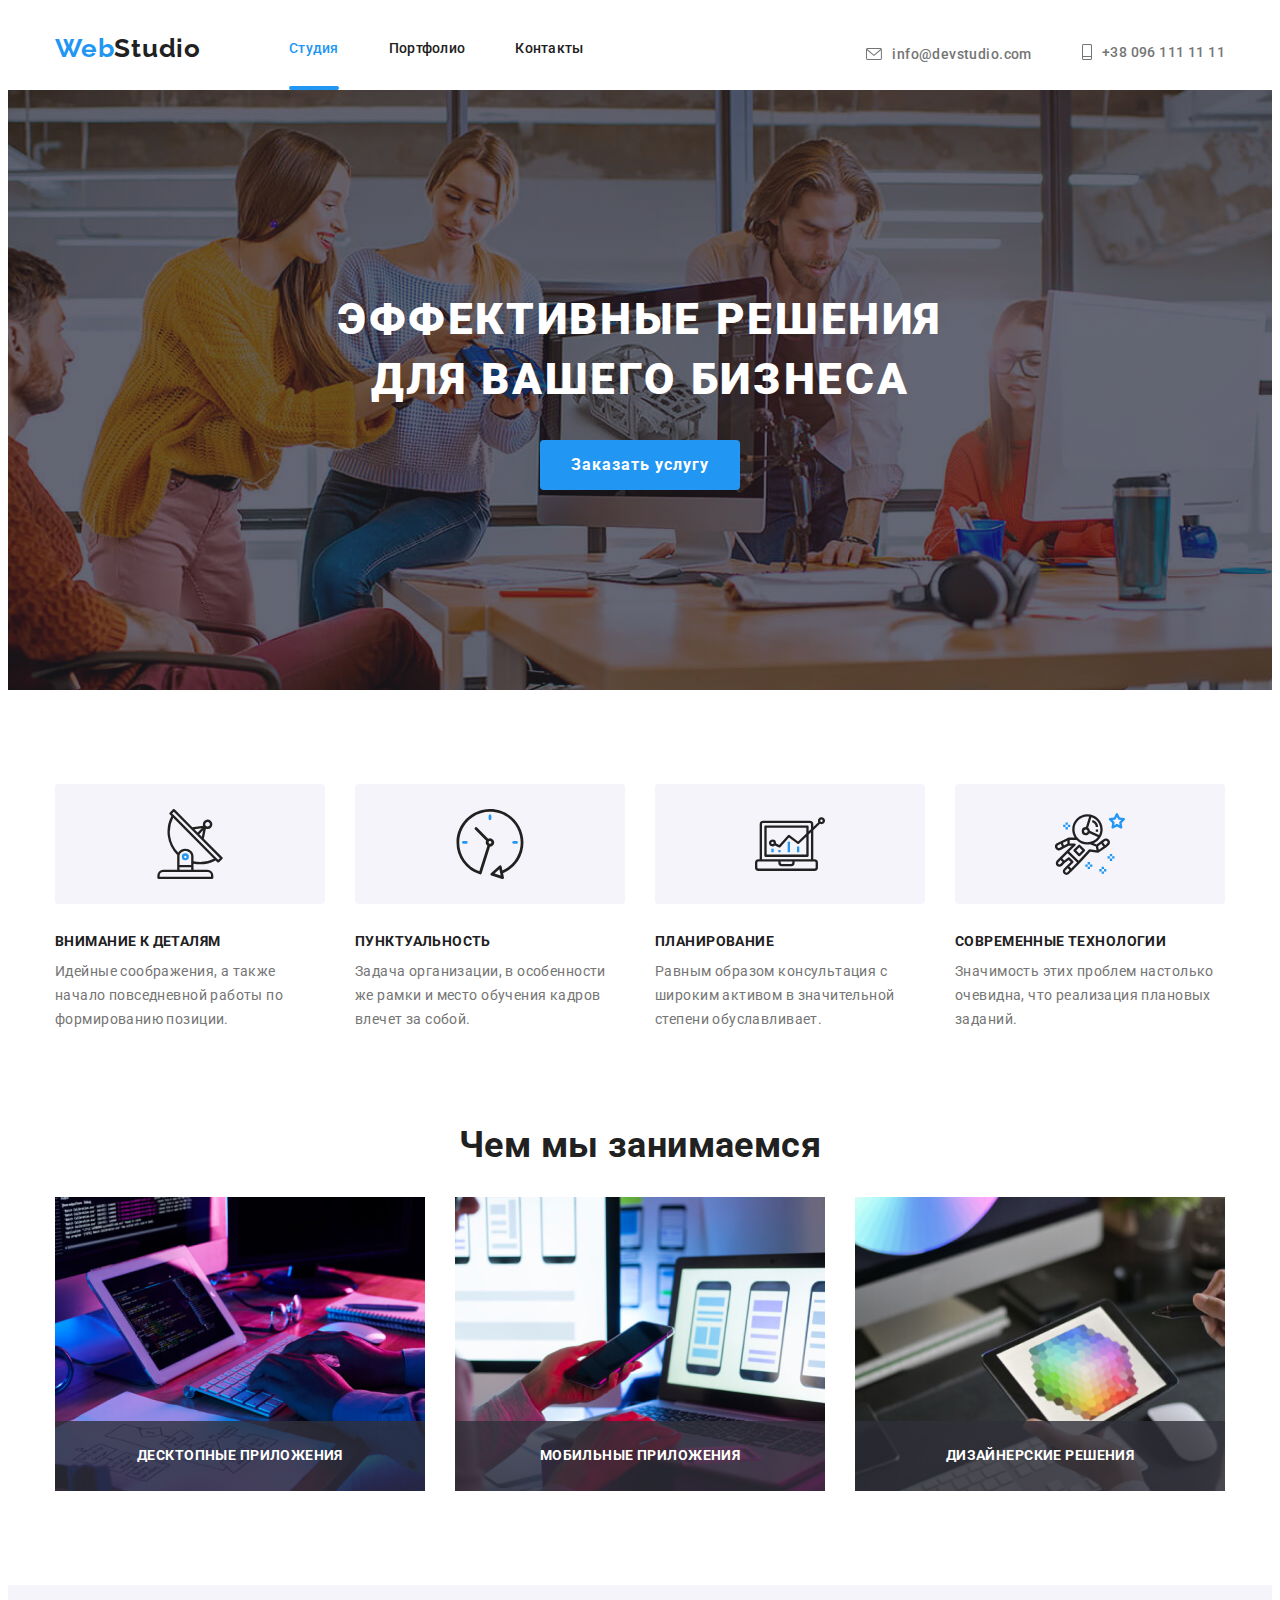
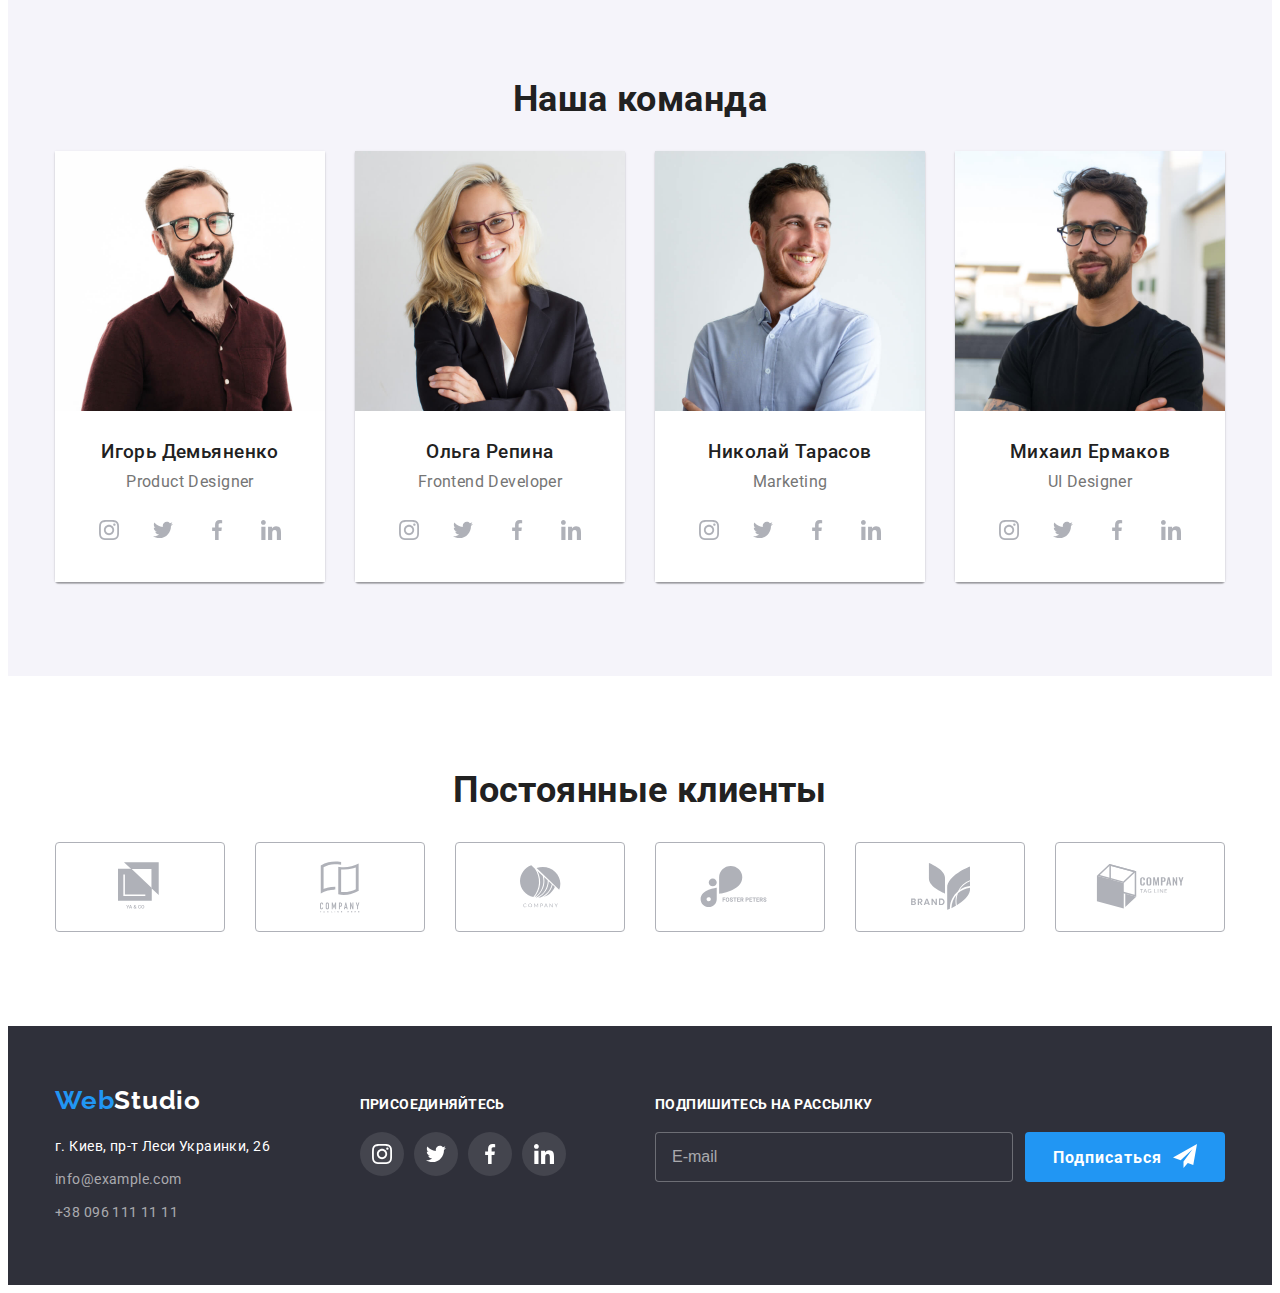
<file: index.html>
<!DOCTYPE html>
<html lang="ru">
  <head>
    <meta charset="UTF-8" />
    <meta name="viewport" content="width=device-width, initial-scale=1.0" />
    <title>Студия</title>
    <link
      href="https://fonts.googleapis.com/css2?family=Roboto:wght@400;500;700;900&display=swap"
      rel="stylesheet"
    />
    <link
      rel="stylesheet"
      href="https://cdnjs.cloudflare.com/ajax/libs/modern-normalize/1.0.0/modern-normalize.min.css"
      integrity="sha512-ISS7cAi1PEhQ8jnbJpJZMd29NlhNj4AWYyLOSp2CE/CsHxTCu+r+t0D2yoJudVrd0/8fTVPUVDzY5Tvli75u/g=="
      crossorigin="anonymous"
    />
    <link rel="stylesheet" href="./css/main.min.css" />
  </head>
  <body>
    <header>
      <div class="container header-container">
        <nav class="main-nav">
          <a href="./index.html" class="logo-header link">
            <span class="logo-text-web">Web</span>Studio</a
          >
          <button
            type="button"
            class="menu-button"
            aria-expanded="false"
            aria-controls="menu-container"
            data-menu-button
          >
            <svg
              width="40"
              height="40"
              aria-label="Переключатель мобильного меню"
            >
              <use
                class="icon-close"
                xlink:href="./images/spriteopt.svg#icon-close40px"
              ></use>
              <use
                class="icon-menu"
                xlink:href="./images/spriteopt.svg#icon-menu40px"
              ></use>
            </svg>
          </button>
          <ul class="list nav-box">
            <li class="item">
              <a href="./index.html" class="link nav-link current"> Студия </a>
            </li>
            <li class="item">
              <a href="./portfolio.html" class="link nav-link"> Портфолио</a>
            </li>
            <li class="item">
              <a href="#footer" class="link nav-link"> Контакты</a>
            </li>
          </ul>
        </nav>
        <ul class="list contacts-box">
          <li class="item">
            <a href="mailto:info@devstudio.com" class="link contacts-link">
              <svg class="contacts-icon email">
                <use
                  xlink:href="./images/spriteopt.svg#icon-envelope"
                ></use></svg
              >info@devstudio.com
            </a>
          </li>
          <li class="item">
            <a href="tel:380961111111" class="link contacts-link">
              <svg class="contacts-icon tel">
                <use xlink:href="./images/spriteopt.svg#icon-Vectorphone"></use>
              </svg>
              +38 096 111 11 11</a
            >
          </li>
        </ul>
      </div>
    </header>
    <div class="mobile-container" data-menu>
      <ul class="list mobile-menu">
        <li class="item">
          <a href="./index.html" class="link mobile-link current"> Студия </a>
        </li>
        <li class="item">
          <a href="./portfolio.html" class="link mobile-link"> Портфолио</a>
        </li>
        <li class="item">
          <a href="#footer" class="link mobile-link"> Контакты</a>
        </li>
      </ul>
      <ul class="list mobile-contact">
        <li class="item">
          <a href="mailto:info@devstudio.com" class="link mobile-link contact">
            <svg class="contacts-icon email">
              <use xlink:href="./images/spriteopt.svg#icon-envelope"></use></svg
            >info@devstudio.com
          </a>
        </li>
        <li class="item">
          <a href="tel:380961111111" class="link mobile-link contact">
            <svg class="contacts-icon tel">
              <use xlink:href="./images/spriteopt.svg#icon-Vectorphone"></use>
            </svg>
            +38 096 111 11 11</a
          >
        </li>
      </ul>
    </div>

    <main>
      <!-- section hero -->
      <section class="hero-section">
        <div class="hero-container">
          <h1 class="hero-title">Эффективные решения для вашего бизнеса</h1>
          <button type="button" class="hero-button" data-modal-open>
            Заказать услугу
          </button>
        </div>
      </section>
      <!-- section about us -->

      <section class="about-us-container">
        <div class="container">
          <h2 hidden>особенности нашей работы</h2>
          <ul class="list about-us">
            <li class="about-us-item icon-space">
              <h3 class="title about-us-title">Внимание к деталям</h3>
              <p class="about-us-info">
                Идейные соображения, а также начало повседневной работы по
                формированию позиции.
              </p>
            </li>
            <li class="about-us-item icon-clock">
              <h3 class="title about-us-title">Пунктуальность</h3>
              <p class="about-us-info">
                Задача организации, в особенности же рамки и место обучения
                кадров влечет за собой.
              </p>
            </li>
            <li class="about-us-item icon-diagram">
              <h3 class="title about-us-title">Планирование</h3>
              <p class="about-us-info">
                Равным образом консультация с широким активом в значительной
                степени обуславливает.
              </p>
            </li>
            <li class="about-us-item icon-astronaut">
              <h3 class="title about-us-title">Современные технологии</h3>
              <p class="about-us-info">
                Значимость этих проблем настолько очевидна, что реализация
                плановых заданий.
              </p>
            </li>
          </ul>
        </div>
      </section>

      <!-- section what we do -->

      <section class="what-we-do-section">
        <div class="container">
          <h2 class="title-middle">Чем мы занимаемся</h2>
          <ul class="list what-we-do">
            <li class="item">
              <a href="">
                <img
                  srcset="
                    ./images/desktop/img.jpg           1x,
                    ./images/desktop/img1pic2x-min.jpg 2x
                  "
                  src="./images/desktop/img.jpg"
                  alt="1"
                  height="294"
              /></a>
              <p class="title what-we-do-title">Десктопные приложения</p>
            </li>
            <li class="item">
              <a href="">
                <img
                  srcset="
                    ./images/desktop/img2.jpg          1x,
                    ./images/desktop/img2pic2x-min.jpg 2x
                  "
                  src="./images/desktop/img2.jpg"
                  alt="2"
                  height="294"
              /></a>
              <p class="title what-we-do-title">Мобильные приложения</p>
            </li>
            <li class="item">
              <a href="">
                <img
                  srcset="
                    ./images/desktop/img3.jpg          1x,
                    ./images/desktop/img3pic2x-min.jpg 2x
                  "
                  src="./images/desktop/img3.jpg"
                  alt="3"
                  height="294"
              /></a>
              <p class="title what-we-do-title">Дизайнерские решения</p>
            </li>
          </ul>
        </div>
      </section>

      <!-- section our team -->
      <section class="our-team-section">
        <div class="container">
          <h2 class="title-middle">Наша команда</h2>
          <ul class="list team">
            <li class="team-card">
              <picture>
                <source
                  srcset="
                    ./images/desktop/imgpm.jpg       1x,
                    ./images/desktop/imgpm2x-min.jpg 2x
                  "
                  media="(min-width: 1200px)"
                />
                <source
                  srcset="
                    ./images/tablet/imgpd1x-min.jpg 1x,
                    ./images/tablet/imgpd2x-min.jpg 2x
                  "
                  media="(min-width: 768px)"
                />
                <source
                  srcset="
                    ./images/mobile/imgpm1x-min.jpg 1x,
                    ./images/mobile/imgpm2x.jpg     2x
                  "
                  media="(min-width: 480px)"
                />
                <img
                  src="./images/desktop/imgpm.jpg"
                  alt="фото-игоря"
                  height="260"
                />
              </picture>

              <div class="card-info">
                <h3 class="title name">Игорь Демьяненко</h3>
                <p lang="en" class="position">Product Designer</p>

                <ul class="list social-box">
                  <li class="social-list">
                    <a href="" class="socialmedia">
                      <svg class="socialmedia-icon">
                        <use
                          xlink:href="./images/spriteopt.svg#icon-instagram-2"
                        ></use></svg
                    ></a>
                  </li>
                  <li class="social-list">
                    <a href="" class="socialmedia">
                      <svg class="socialmedia-icon">
                        <use
                          xlink:href="./images/spriteopt.svg#icon-twitter-1"
                        ></use></svg
                    ></a>
                  </li>
                  <li class="social-list">
                    <a href="" class="socialmedia">
                      <svg class="socialmedia-icon">
                        <use
                          xlink:href="./images/spriteopt.svg#icon-facebook-1"
                        ></use></svg
                    ></a>
                  </li>
                  <li class="social-list">
                    <a href="" class="socialmedia">
                      <svg class="socialmedia-icon">
                        <use
                          xlink:href="./images/spriteopt.svg#icon-linkedin-1"
                        ></use></svg
                    ></a>
                  </li>
                </ul>
              </div>
             </li>
           <li class="team-card">
              <picture>
                <source
                  srcset="
                    ./images/desktop/imgfd.jpg       1x,
                    ./images/desktop/imgfd2x-min.jpg 2x
                  "
                  media="(min-width: 1200px)"
                />
                <source
                  srcset="
                    ./images/tablet/imgfd1x.jpg 1x,
                    ./images/tablet/imgfd2x.jpg 2x
                  "
                  media="(min-width: 768px)"
                />
                <source
                  srcset="
                    ./images/mobile/imgfd1x-min.jpg 1x,
                    ./images/mobile/imgfd2x.jpg     2x
                  "
                  media="(min-width: 480px)"
                />
                <img
                  src="./images/desktop/imgfd.jpg"
                  alt="фото-ольги"
                  height="260"
                />
              </picture>
              <div class="card-info">
                <h3 class="title name">Ольга Репина</h3>
                <p lang="en" class="position">Frontend Developer</p>
                <ul class="list social-box">
                  <li class="social-list">
                    <a href="" class="socialmedia">
                      <svg class="socialmedia-icon">
                        <use
                          xlink:href="./images/spriteopt.svg#icon-instagram-2"
                        ></use></svg
                    ></a>
                  </li>
                  <li class="social-list">
                    <a href="" class="socialmedia">
                      <svg class="socialmedia-icon">
                        <use
                          xlink:href="./images/spriteopt.svg#icon-twitter-1"
                        ></use></svg
                    ></a>
                  </li>
                  <li class="social-list">
                    <a href="" class="socialmedia">
                      <svg class="socialmedia-icon">
                        <use
                          xlink:href="./images/spriteopt.svg#icon-facebook-1"
                        ></use></svg
                    ></a>
                  </li>
                  <li class="social-list">
                    <a href="" class="socialmedia">
                      <svg class="socialmedia-icon">
                        <use
                          xlink:href="./images/spriteopt.svg#icon-linkedin-1"
                        ></use></svg
                    ></a>
                  </li>
                </ul>
              </div>
            </li>
            <li class="team-card">
              <picture>
                <source
                  srcset="
                    ./images/desktop/imgm.jpg        1x,
                    ./images/desktop/imggm2x-min.jpg 2x
                  "
                  media="(min-width: 1200px)"
                />
                <source
                  srcset="
                    ./images/tablet/imgm1x-min.jpg 1x,
                    ./images/tablet/imgm2x-min.jpg 2x
                  "
                  media="(min-width: 768px)"
                />
                <source
                  srcset="
                    ./images/mobile/imggm1x-min.jpg 1x,
                    ./images/mobile/imggm2x.jpg     2x
                  "
                  media="(min-width: 480px)"
                />
                <img
                  src="./images/desktop/imgm.jpg"
                  alt="фото-николая"
                  height="260"
                />
              </picture>

              <div class="card-info">
                <h3 class="title name">Николай Тарасов</h3>
                <p lang="en" class="position">Marketing</p>
                <ul class="list social-box">
                  <li class="social-list">
                    <a href="" class="socialmedia">
                      <svg class="socialmedia-icon">
                        <use
                          xlink:href="./images/spriteopt.svg#icon-instagram-2"
                        ></use></svg
                    ></a>
                  </li>
                  <li class="social-list">
                    <a href="" class="socialmedia">
                      <svg class="socialmedia-icon">
                        <use
                          xlink:href="./images/spriteopt.svg#icon-twitter-1"
                        ></use></svg
                    ></a>
                  </li>
                  <li class="social-list">
                    <a href="" class="socialmedia">
                      <svg class="socialmedia-icon">
                        <use
                          xlink:href="./images/spriteopt.svg#icon-facebook-1"
                        ></use></svg
                    ></a>
                  </li>
                  <li class="social-list">
                    <a href="" class="socialmedia">
                      <svg class="socialmedia-icon">
                        <use
                          xlink:href="./images/spriteopt.svg#icon-linkedin-1"
                        ></use></svg
                    ></a>
                  </li>
                </ul>
              </div>
            </li>
            <li class="team-card">
              <picture>
                <source
                  srcset="
                    ./images/desktop/imgui.jpg       1x,
                    ./images/desktop/imgui2x-min.jpg 2x
                  "
                  media="(min-width: 1200px)"
                />
                <source
                  srcset="
                    ./images/tablet/imgui1x-min.jpg 1x,
                    ./images/tablet/imgui2x-min.jpg 2x
                  "
                  media="(min-width: 768px)"
                />
                <source
                  srcset="
                    ./images/mobile/imgui1x-min.jpg 1x,
                    ./images/mobile/imgui2x.jpg     2x
                  "
                  media="(min-width: 480px)"
                />
                <img
                  src="./images/desktop/imgui.jpg"
                  alt="фото-михаила"
                  height="260"
                />
              </picture>

              <div class="card-info">
                <h3 class="title name">Михаил Ермаков</h3>
                <p lang="en" class="position">UI Designer</p>
                <ul class="list social-box">
                  <li class="social-list">
                    <a href="" class="socialmedia">
                      <svg class="socialmedia-icon">
                        <use
                          xlink:href="./images/spriteopt.svg#icon-instagram-2"
                        ></use></svg
                    ></a>
                  </li>
                  <li class="social-list">
                    <a href="" class="socialmedia">
                      <svg class="socialmedia-icon">
                        <use
                          xlink:href="./images/spriteopt.svg#icon-twitter-1"
                        ></use></svg
                    ></a>
                  </li>
                  <li class="social-list">
                    <a href="" class="socialmedia">
                      <svg class="socialmedia-icon">
                        <use
                          xlink:href="./images/spriteopt.svg#icon-facebook-1"
                        ></use></svg
                    ></a>
                  </li>
                  <li class="social-list">
                    <a href="" class="socialmedia">
                      <svg class="socialmedia-icon">
                        <use
                          xlink:href="./images/spriteopt.svg#icon-linkedin-1"
                        ></use></svg
                    ></a>
                  </li>
                </ul>
              </div>
            </li>
          </ul>
        </div>
      </section>
      <section class="clients-section">
        <div class="container">
          <h3 class="title-middle">Постоянные клиенты</h3>
          <ul class="list clients-box">
            <li class="item">
              <a href="" class="clientlogo"
                ><svg width="45" height="50">
                  <use
                    xlink:href="./images/spriteopt.svg#icon-logo1"
                  ></use></svg
              ></a>
            </li>
            <li class="item">
              <a href="" class="clientlogo"
                ><svg width="40" height="52">
                  <use
                    xlink:href="./images/spriteopt.svg#icon-logo2"
                  ></use></svg
              ></a>
            </li>
            <li class="item">
              <a href="" class="clientlogo"
                ><svg width="41" height="43">
                  <use
                    xlink:href="./images/spriteopt.svg#icon-logo3"
                  ></use></svg
              ></a>
            </li>
            <li class="item">
              <a href="" class="clientlogo"
                ><svg width="80" height="42">
                  <use
                    xlink:href="./images/spriteopt.svg#icon-logo4"
                  ></use></svg
              ></a>
            </li>
            <li class="item">
              <a href="" class="clientlogo"
                ><svg width="59" height="47">
                  <use
                    xlink:href="./images/spriteopt.svg#icon-logo5"
                  ></use></svg
              ></a>
            </li>
            <li class="item">
              <a href="" class="clientlogo"
                ><svg width="89" height="45">
                  <use
                    xlink:href="./images/spriteopt.svg#icon-logo6"
                  ></use></svg
              ></a>
            </li>
          </ul>
        </div>
      </section>
    </main>

    <footer id="footer" class="footer-section">
      <div class="container footer-container">
        <div class="adress">
          <a href="" class="logo-footer link">
            <span class="logo-text-web">Web</span>Studio</a
          >
          <address>
            <ul class="list adress-list">
              <li>
                <a
                  href="https://goo.gl/maps/kVWGbVpcU5Uk7s2LA"
                  class="link adress-map"
                >
                  г. Киев, пр-т Леси Украинки, 26</a
                >
              </li>
              <li>
                <a href="mailto:info@example.com" class="link adress-link"
                  >info@example.com</a
                >
              </li>
              <li>
                <a href="tel:380961111111" class="link adress-link">
                  +38 096 111 11 11</a
                >
              </li>
            </ul>
          </address>
        </div>
        <div class="join-us">
          <h3 class="footer-title">Присоединяйтесь</h3>
          <ul class="list social-box-footer">
            <li class="social-list">
              <a href="" class="socialmedia-foot">
                <svg class="socialmedia-icon">
                  <use
                    xlink:href="./images/spriteopt.svg#icon-instagram-2foot"
                  ></use></svg
              ></a>
            </li>
            <li class="social-list">
              <a href="" class="socialmedia-foot">
                <svg class="socialmedia-icon">
                  <use
                    xlink:href="./images/spriteopt.svg#icon-twitter-1foot"
                  ></use></svg
              ></a>
            </li>
            <li class="social-list">
              <a href="" class="socialmedia-foot">
                <svg class="socialmedia-icon">
                  <use
                    xlink:href="./images/spriteopt.svg#icon-facebook-1foot"
                  ></use></svg
              ></a>
            </li>
            <li class="social-list">
              <a href="" class="socialmedia-foot">
                <svg class="socialmedia-icon">
                  <use
                    xlink:href="./images/spriteopt.svg#icon-linkedin-1foot"
                  ></use></svg
              ></a>
            </li>
          </ul>
        </div>
        <div class="subscribe">
          <h3 class="footer-title">Подпишитесь на рассылку</h3>
          <form class="subscribe-form">
            <input
              type="email"
              placeholder="E-mail"
              name="subscribe-email"
              class="subscribe-input"
            />
            <button type="submit" class="subscribe-btn">
              <svg class="btn-icon">
                <use
                  xlink:href="./images/spriteopt.svg#icon-iconsend"
                ></use></svg
              >Подписаться
            </button>
          </form>
        </div>
      </div>
    </footer>
    <div class="backdrop is-hidden" data-modal>
      <div class="modal">
        <button class="close-modal-btn" data-modal-close>
          <svg class="close-icon">
            <use xlink:href="./images/spriteopt.svg#icon-close-black"></use>
          </svg>
        </button>
        <h3 class="modal-title">Оставьте свои данные, мы вам перезвоним</h3>
        <form autocomplete="off">
          <div role="group" class="modal-form">
            <div class="form-field">
              <label for="name" class="form-label">Имя</label>
              <input
                type="text"
                id="name"
                name="user-name"
                autofocus
                class="form-input"
              />
              <svg class="input-icon">
                <use
                  xlink:href="./images/spriteopt.svg#icon-person-black"
                ></use>
              </svg>
            </div>
            <div class="form-field">
              <label for="tel" class="form-label">Телефон</label>
              <input
                type="text"
                id="tel"
                name="user-phone"
                class="form-input"
              />
              <svg class="input-icon">
                <use xlink:href="./images/spriteopt.svg#icon-phone-black"></use>
              </svg>
            </div>
            <div class="form-field">
              <label for="mail" class="form-label">Почта</label>
              <input
                type="text"
                id="mail"
                name="user-email"
                class="form-input"
              />
              <svg class="input-icon">
                <use xlink:href="./images/spriteopt.svg#icon-email-black"></use>
              </svg>
            </div>
            <div class="form-field">
              <label for="comments" class="form-label">Комментарии</label>
              <textarea
                class="form-input textarea"
                id="comments"
                name="user-comments"
                cols="30"
                rows="5"
                placeholder="Введите текст"
              ></textarea>
            </div>
          </div>
          <div class="check-contract-terms">
            <label class="check-label">
              <input
                type="checkbox"
                class="check-input"
                name="user-agreement"
                required
              />
              <svg class="check-icon">
                <use xlink:href="./images/spriteopt.svg#icon-icon-check"></use>
              </svg>
              <p class="contract-terms">
                Соглашаюсь с рассылкой и принимаю
                <a href="" class="terms-link">Условия договора</a>
              </p>
            </label>
          </div>

          <button type="submit" class="send-btn">Отправить</button>
        </form>
      </div>
    </div>

    <script src="./js/menu.js"></script>
    <script src="./js/modal.js"></script>
  </body>
</html>
</file>
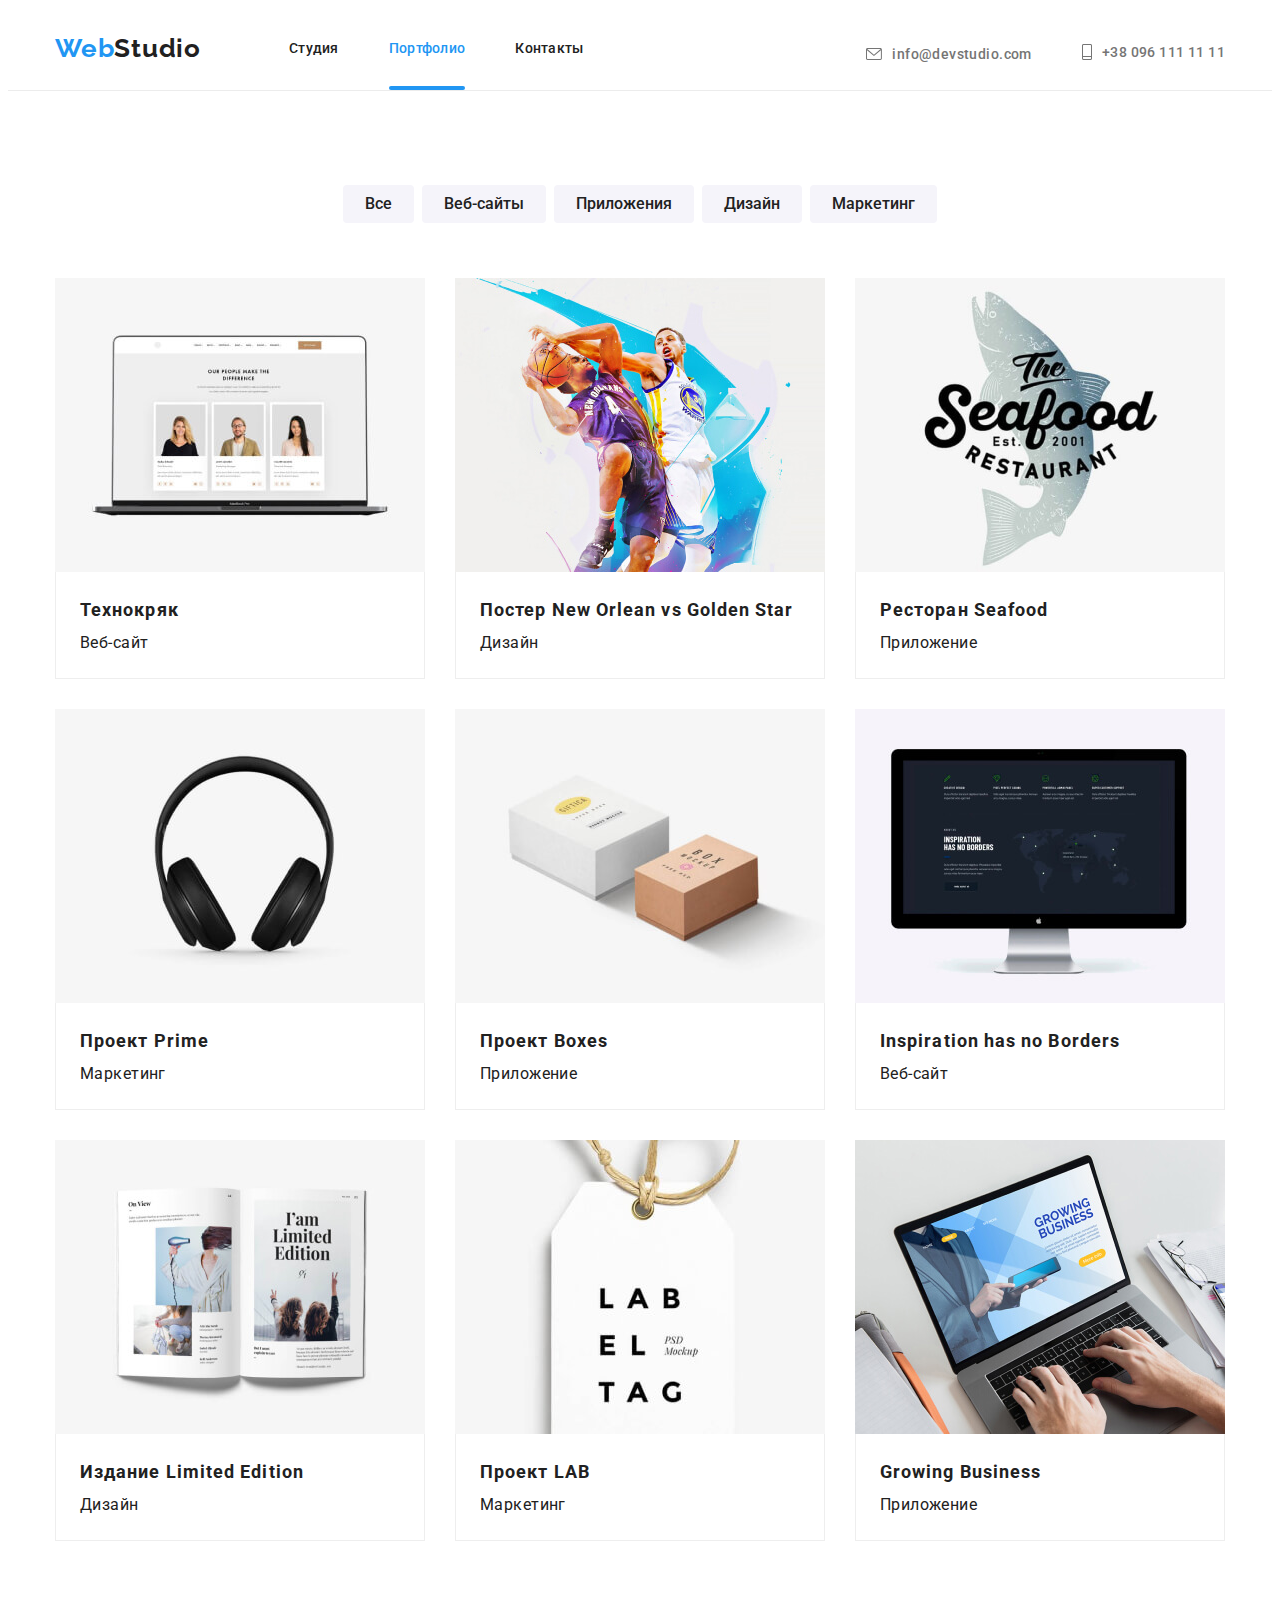
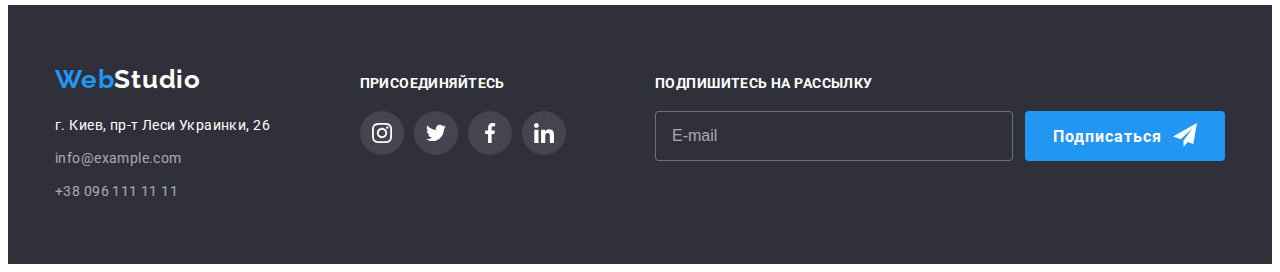
<file: portfolio.html>
<!DOCTYPE html>
<html lang="ru">
<head>
    <meta charset="UTF-8">
    <meta name="viewport" content="width=device-width, initial-scale=1.0">
    <title>Porfolio</title>
    <link href="https://fonts.googleapis.com/css2?family=Roboto:wght@400;500;700&display=swap" rel="stylesheet">
    <link rel="stylesheet" href="https://cdnjs.cloudflare.com/ajax/libs/modern-normalize/1.0.0/modern-normalize.min.css" integrity="sha512-ISS7cAi1PEhQ8jnbJpJZMd29NlhNj4AWYyLOSp2CE/CsHxTCu+r+t0D2yoJudVrd0/8fTVPUVDzY5Tvli75u/g==" crossorigin="anonymous" />
    <link rel="stylesheet" href="./css/main.min.css">
</head>
<body>
    <header class="header-border"> 
        <div class="container header-container">
        <nav class="main-nav"> 
        <a href="./index.html" class="logo-header link"> <span class="logo-text-web">Web</span>Studio</a>
    <button type="button" class="menu-button" aria-expanded="false" aria-controls="menu-container" data-menu-button>
        <svg width="40" height="40" aria-label="Переключатель мобильного меню">
            <use class="icon-close" xlink:href="./images/spriteopt.svg#icon-close40px"></use>
            <use class="icon-menu" xlink:href="./images/spriteopt.svg#icon-menu40px"></use>
        </svg>
    </button>
        <ul class="list nav-box">
        <li class="item"> <a href="./index.html" class="link nav-link"> Студия </a> </li>
        <li class="item"> <a href="./portfolio.html" class="link nav-link current"> Портфолио</a>  </li>
        <li class="item"> <a href="#footer" class="link nav-link"> Контакты</a> </li>
    </ul>
</nav>
    <ul class="list contacts-box"> 
        <li class="item"> <a href="mailto:info@devstudio.com" class="link contacts-link">
                <svg class="contacts-icon email">
                    <use xlink:href="./images/spriteopt.svg#icon-envelope"></use>
                </svg>info@devstudio.com </a>
        </li>
        <li class="item"> <a href="tel:380961111111" class="link contacts-link">
                <svg class="contacts-icon tel">
                    <use xlink:href="./images/spriteopt.svg#icon-Vectorphone"></use>
                </svg> +38 096 111 11 11</a></li>
    </ul>
    </div>
    </header>
    <div class="mobile-container" data-menu>
        <ul class="list mobile-menu">
            <li class="item"> <a href="./index.html" class="link mobile-link"> Студия </a> </li>
            <li class="item"> <a href="./portfolio.html" class="link mobile-link current"> Портфолио</a> </li>
            <li class="item"> <a href="#footer" class="link mobile-link"> Контакты</a> </li>
        </ul>
        <ul class="list mobile-contact">
            <li class="item"> <a href="mailto:info@devstudio.com" class="link mobile-link contact">
                    <svg class="contacts-icon email" >
                        <use xlink:href="./images/spriteopt.svg#icon-envelope"></use>
                    </svg>info@devstudio.com </a>
            </li>
            <li class="item"> <a href="tel:380961111111" class="link mobile-link contact">
                    <svg class="contacts-icon tel">
                        <use xlink:href="./images/spriteopt.svg#icon-Vectorphone"></use>
                    </svg> +38 096 111 11 11</a></li>
        </ul>
    </div>
        <main>
        <!-- section filter -->
<section class="our-projects">
<div class="container">
    <h1 hidden>our services</h1>
    <ul class="list filter-box">
        <li class="item"> <button type="button" class="filter-button"> Все </button> </li>
        <li class="item">  <button type="button" class="filter-button"> Веб-сайты</button></li>
        <li class="item">  <button type="button" class="filter-button"> Приложения</button></li>
        <li class="item"><button type="button" class="filter-button"> Дизайн</button> </li>
        <li class="item"> <button type="button" class="filter-button"> Маркетинг</button> </li>
    </ul>
<!-- section projects preview-->
    <ul class="list project-list">
        <li class="project-card">
            <a href="" class="link project-link">
            <div  class="card-overlay">
                <picture>
                    <source srcset="./images/desktop/imgtehno.jpg 1x, ./images/desktop/imgtehno2x-min.jpg 2x" media="(min-width: 1200px)" />
                    <source srcset="./images/tablet/imgtehno1x-min.jpg 1x, ./images/tablet/imgtehno2x-min.jpg 2x" media="(min-width: 768px)" />
                    <source srcset="./images/mobile/imgtehno1x-min.jpg 1x, ./images/mobile/imgtehno2x.jpg 2x" media="(min-width: 480px)" />
                    <img src="./images/desktop/imgtehno.jpg" alt="Технокряк" height="294">
                </picture>
            <p class="description"> Технокряк это современная площадка распространения коронавируса. Компании используют эту
                платформу для цифрового шпионажа и атак на защищённые сервера конкурентов.</p>
            </div>
            <div class="project-info">
            <h2 class="title project-title">Технокряк</h2>
            <p class="project-topic"> Веб-сайт</p>
        </div>
        </a>
        </li>
        <li class="project-card">
            <a href="" class="link project-link">
                <div class="card-overlay">
                    <picture>
                        <source srcset="./images/desktop/imggoldenstar.jpg 1x, ./images/desktop/imggolden2x-min.jpg 2x"
                            media="(min-width: 1200px)" />
                        <source srcset="./images/tablet/imggolden1x.jpg 1x, ./images/tablet/imggolden2x.jpg 2x"
                            media="(min-width: 768px)" />
                        <source srcset="./images/mobile/imggoldens1x-min.jpg 1x, ./images/mobile/imggoldenstar2x.jpg 2x"
                            media="(min-width: 480px)" />
                        <img src="./images/desktop/imggoldenstar.jpg"  alt= "Постер New Orlean vs Golden Star" height="294"> 
                    </picture>
            
            <p class="description"> Программирование состоит на 10% из строгой науки, на 20% из смекалки и вдохновения, и на 70% из попыток совместить
            первое со вторым.</p>
                </div>
            <div class="project-info">
            <h2 class="title project-title">Постер New Orlean vs Golden Star</h2>
            <p class="project-topic"> Дизайн</p>
        </div>
        </a>
        </li>
        <li class="project-card">
             <a href="" class="link project-link">
                <div class="card-overlay">
                    <picture>
                        <source srcset="./images/desktop/imgseafood.jpg 1x, ./images/desktop/imgseafood2x-min.jpg 2x"
                            media="(min-width: 1200px)" />
                        <source srcset="./images/tablet/imgseafood1x-min.jpg 1x, ./images/tablet/imgseafood2x-min.jpg 2x"
                            media="(min-width: 768px)" />
                        <source srcset="./images/mobile/imgseafood1x-min.jpg 1x, ./images/mobile/imgseafood2x.jpg 2x"
                            media="(min-width: 480px)" />
                        <img src="./images/desktop/imgseafood.jpg" alt="Ресторан Seafood" height="294">
                    </picture>
                
                <p class="description"> Пока компьютеры не умеют мыслить самостоятельно, им можно доверять.</p>
                </div>
             <div class="project-info">
             <h2 class="title project-title">Ресторан Seafood</h2>
            <p class="project-topic"> Приложение</p>
        </div>
        </a>
        </li>
        <li class="project-card">
            <a href="" class="link project-link">
                <div class="card-overlay">
                    <picture>
                        <source srcset="./images/desktop/imgprime.jpg 1x, ./images/desktop/imgprime2x-min.jpg 2x"
                            media="(min-width: 1200px)" />
                        <source srcset="./images/tablet/imgprime1x-min.jpg 1x, ./images/tablet/imgprime2x-min.jpg 2x"
                            media="(min-width: 768px)" />
                        <source srcset="./images/mobile/imgprime1x-min.jpg 1x, ./images/mobile/imgprime2x.jpg 2x"
                            media="(min-width: 480px)" />
                        <img src="./images/desktop/imgprime.jpg" alt="Проект Prime" height="294">
                    </picture>
               
            <p class="description"> Самый страшный вирус современности – не программный код, он сидит за компьютером и называется пользователь.</p>
            </div>
            <div class="project-info">
            <h2 class="title project-title">Проект Prime</h2>
            <p class="project-topic"> Маркетинг</p>
        </div>
        </a>
        </li>
        <li class="project-card">
            <a href=""class="link project-link">
                <div class="card-overlay">
                    <picture>
                        <source srcset="./images/desktop/imgboxes.jpg 1x, ./images/desktop/imgboxes2x-min.jpg 2x"
                            media="(min-width: 1200px)" />
                        <source srcset="./images/tablet/imgboxes1x.jpg 1x, ./images/tablet/imgboxes2x.jpg 2x"
                            media="(min-width: 768px)" />
                        <source srcset="./images/mobile/imgboxes1x-min.jpg 1x, ./images/mobile/imgboxes2x.jpg 2x"
                            media="(min-width: 480px)" />
                        <img src="./images/desktop/imgboxes.jpg" alt="Проект Boxes" height="294">
                    </picture>
                
                <p class="description"> Если в 9-00 вы видите программиста на рабочем месте, значит, он здесь ночевал.</p>
                </div>
            <div class="project-info">
            <h2 class="title project-title">Проект Boxes</h2>
            <p class="project-topic"> Приложение</p>
        </div>
        </a>
        </li>
        <li class="project-card">
            <a href=""class="link project-link">
                <div class="card-overlay">
                    <picture>
                        <source srcset="./images/desktop/imginspiratios.jpg 1x, ./images/desktop/imginsire2x-min.jpg 2x"
                            media="(min-width: 1200px)" />
                        <source srcset="./images/tablet/imginspir1x.jpg 1x, ./images/tablet/imginspir2x.jpg 2x" media="(min-width: 768px)" />
                        <source srcset="./images/mobile/imginspir1x-min.jpg 1x, ./images/mobile/imginspir2x.jpg 2x"
                            media="(min-width: 480px)" />
                        <img src="./images/desktop/imginspiratios.jpg" alt="Inspiration has no Borders" height="294">
                    </picture>
                    
                <p class="description"> Не помещаются мысли в голове? Воспользуйтесь архиватором!</p>
                </div>
            <div class="project-info">
            <h2 class="title project-title">Inspiration has no Borders</h2>
            <p class="project-topic"> Веб-сайт</p>
        </div>
    </a>
        </li>
        <li class="project-card">
             <a href="" class="link project-link">
                <div class="card-overlay">
                    <picture>
                        <source srcset="./images/desktop/imglimedition.jpg 1x, ./images/desktop/imglimit2x-min.jpg 2x"
                            media="(min-width: 1200px)" />
                        <source srcset="./images/tablet/imglimit1x-min.jpg 1x, ./images/tablet/imglimit2x-min.jpg 2x"
                            media="(min-width: 768px)" />
                        <source srcset="./images/mobile/imglimedition1x-min.jpg 1x, ./images/mobile/imglimedition2x.jpg 2x"
                            media="(min-width: 480px)" />
                        <img src="./images/desktop/imglimedition.jpg" alt="Издание Limited Edition" height="294">
                    </picture>
                
                <p class="description"> Существует всего 2 способа писать код без багов. Но работает почему-то третий.</p>
                </div>
             <div class="project-info">
             <h2 class="title project-title">Издание Limited Edition</h2>
            <p class="project-topic"> Дизайн</p>
        </div>
        </a>
        </li>
        <li class="project-card">
            <a href=""class="link project-link">
                <div class="card-overlay">
                    <picture>
                        <source srcset="./images/desktop/imglab.jpg 1x, ./images/desktop/imglab2x-min.jpg 2x"
                            media="(min-width: 1200px)" />
                        <source srcset="./images/tablet/imglab1x.jpg 1x, ./images/tablet/imglab2x.jpg 2x"
                            media="(min-width: 768px)" />
                        <source srcset="./images/mobile/imglab1x-min.jpg 1x, ./images/mobile/imglab2x.jpg 2x"
                            media="(min-width: 480px)" />
                        <img src="./images/desktop/imglab.jpg" alt="Проект LAB" height="294">
                    </picture>
  
            <p class="description"> Если никто не знает ответ на вопрос, пора начать читать документацию.</p>
            </div>
            <div class="project-info">
            <h2 class="title project-title">Проект LAB</h2>
            <p class="project-topic"> Маркетинг</p>
        </div>
        </a>
        </li>
        <li class="project-card">
            <a href=""class="link project-link">
                <div class="card-overlay">
                    <picture>
                        <source srcset="./images/desktop/imggowbuss.jpg 1x, ./images/desktop/imggrowing2x-min.jpg 2x" media="(min-width: 1200px)" />
                        <source srcset="./images/tablet/imggrowbus2x.jpg 1x, ./images/tablet/imggrowbus2x.jpg 2x" media="(min-width: 768px)" />
                        <source srcset="./images/mobile/imgdowbuss1x-min.jpg 1x, ./images/mobile/imgdowbuss2x.jpg 2x" media="(min-width: 480px)" />
                        <img src="./images/desktop/imggowbuss.jpg" alt="Growing Business" height="294">
                    </picture>
    
            <p class="description"> Если когда-нибудь будет создан язык программирования, благодаря которому можно будет кодить на разговорном английском,
            окажется, что большинство программистов не знают языка.</p>
            </div>
             <div class="project-info">
            <h2 class="title project-title">Growing Business</h2>
            <p class="project-topic"> Приложение</p>
            </div>
            </a>
        </li>
       
    </ul>
</div>
</section>
</main>
<footer id="footer" class="footer-section ">
    <div class="container footer-container">
        <div class="adress">
            <a href="" class="logo-footer link"> <span class="logo-text-web">Web</span>Studio</a>
            <address>
                <ul class="list adress-list">
                    <li> <a href="https://goo.gl/maps/kVWGbVpcU5Uk7s2LA" class="link adress-map "> г. Киев, пр-т Леси
                            Украинки, 26</a> </li>
                    <li> <a href="mailto:info@example.com" class="link adress-link">info@example.com</a> </li>
                    <li> <a href="tel:380961111111" class="link adress-link"> +38 096 111 11 11</a></li>
                </ul>
            </address>
        </div>
        <div class="join-us">
            <h3 class="footer-title">Присоединяйтесь</h3>
            <ul class="list social-box-footer">
                <li class="social-list">
                    <a href="" class="socialmedia-foot">
                        <svg class="socialmedia-icon">
                            <use xlink:href="./images/spriteopt.svg#icon-instagram-2foot">
                            </use>
                        </svg></a>
                </li>
                <li class="social-list">
                    <a href="" class="socialmedia-foot">
                        <svg class="socialmedia-icon">
                            <use xlink:href="./images/spriteopt.svg#icon-twitter-1foot">
                            </use>
                        </svg></a>
                </li>
                <li class="social-list">
                    <a href="" class="socialmedia-foot">
                        <svg class="socialmedia-icon">
                            <use xlink:href="./images/spriteopt.svg#icon-facebook-1foot">
                            </use>
                        </svg></a>
                </li>
                <li class="social-list">
                    <a href="" class="socialmedia-foot">
                        <svg class="socialmedia-icon">
                            <use xlink:href="./images/spriteopt.svg#icon-linkedin-1foot">
                            </use>
                        </svg></a>
                </li>
            </ul>
        </div>
        <div class="subscribe">
            <h3 class="footer-title">Подпишитесь на рассылку</h3>
            <form class="subscribe-form">
                <input type="email" placeholder="E-mail" name="subscribe-email" class="subscribe-input">
                <button type="submit" class="subscribe-btn">
                    <svg class="btn-icon">
                        <use xlink:href="./images/spriteopt.svg#icon-iconsend">
                        </use>
                    </svg>Подписаться</button>
            </form>

        </div>
    </div>
</footer>
<script src="./js/menu.js"></script>
</body>
</html>
</file>
<file: css/main.min.css>
@font-face{font-family:"Raleway";font-style:normal;font-weight:400;src:url("../fonts/raleway-v18-latin_cyrillic-regular.eot");src:local(""),url("../fonts/raleway-v18-latin_cyrillic/raleway-v18-latin_cyrillic-regular.eot?#iefix") format("embedded-opentype"),url("../fonts/raleway-v18-latin_cyrillic/raleway-v18-latin_cyrillic-regular.woff2") format("woff2"),url("../fonts/raleway-v18-latin_cyrillic/raleway-v18-latin_cyrillic-regular.woff") format("woff"),Modern Browsers url("../fonts/raleway-v18-latin_cyrillic/raleway-v18-latin_cyrillic-regular.ttf") format("truetype"),url("../fonts/raleway-v18-latin_cyrillic/raleway-v18-latin_cyrillic-regular.svg#Raleway") format("svg")}@font-face{font-family:"Raleway";font-style:normal;font-weight:700;src:url("../fonts/raleway-v18-latin_cyrillic/raleway-v18-latin_cyrillic-700.eot");src:local(""),url("../fonts/raleway-v18-latin_cyrillic/raleway-v18-latin_cyrillic-700.eot?#iefix") format("embedded-opentype"),url("../fonts/raleway-v18-latin_cyrillic/raleway-v18-latin_cyrillic-700.woff2") format("woff2"),url("../fonts/raleway-v18-latin_cyrillic/raleway-v18-latin_cyrillic-700.woff") format("woff"),url("../fonts/raleway-v18-latin_cyrillic/raleway-v18-latin_cyrillic-700.ttf") format("truetype"),url("../fonts/raleway-v18-latin_cyrillic/raleway-v18-latin_cyrillic-700.svg#Raleway") format("svg")}.main-nav .nav-link:hover,.main-nav .nav-link:focus,.contacts-link:hover .contacts-icon,.contacts-link:focus .contacts-icon,.contacts-link:hover,.contacts-link:focus,.menu-button:hover,.menu-button:focus,.mobile-link:hover,.mobile-link:focus,.hero-button:hover,.hero-button:focus,.subscribe-btn:hover,.send-btn:hover,.subscribe-btn:focus,.send-btn:focus,.subscribe-btn:hover .btn-icon,.send-btn:hover .btn-icon,.subscribe-btn:focus .btn-icon,.send-btn:focus .btn-icon,.socialmedia:hover,.socialmedia-foot:hover,.socialmedia:focus,.socialmedia-foot:focus,.clientlogo:hover,.clientlogo:focus,.filter-button:hover,.filter-button:focus,.project-link:hover,.project-link:focus,.project-link:hover .card-overlay .description,.project-link:focus .card-overlay .description,.footer-container .adress-list .adress-link:hover,.footer-container .adress-list .adress-link:focus,.backdrop,.modal,.close-modal-btn:hover .close-icon,.close-modal-btn:focus .close-icon,.check-input:checked+.check-icon,.check-input:checked:focus+.check-icon,.form-input:focus,.form-input:focus+.input-icon{transition-duration:250ms;transition-timing-function:cubic-bezier(0.4, 0, 0.2, 1)}html{box-sizing:border-box}*,*::before,*::after{box-sizing:inherit}h1,h2,h3,p{margin:0}body{font-family:"Roboto", sans-serif;font-size:14px;font-weight:400;color:#212121;line-height:1.14;letter-spacing:0.03em}img{display:block;max-width:100%;height:auto}address{font-style:normal}.link{text-decoration:none}.title{font-weight:700}.title-middle{font-size:36px;font-weight:700;line-height:1.16;text-align:center;padding-bottom:30px}.list{list-style:none;margin:0;padding:0}.container{padding-left:15px;padding-right:15px;margin-left:auto;margin-right:auto;padding-top:60px;padding-bottom:60px}@media screen and (min-width: 480px){.container{width:480px}}@media screen and (min-width: 768px){.container{width:768px}}@media screen and (min-width: 1200px){.container{width:1200px;padding-top:94px;padding-bottom:94px}}.header-border{border-bottom:1px solid #ececec}.header-container{padding-bottom:16px;padding-top:16px}@media screen and (min-width: 768px){.header-container{display:flex;justify-content:space-between;align-items:center;padding-top:0;padding-bottom:0}}@media screen and (min-width: 1200px){.header-container{display:flex;justify-content:flex-end;align-items:center;padding-top:0;padding-bottom:0}}.main-nav{display:flex;align-items:center;justify-content:space-between}@media screen and (min-width: 1200px){.main-nav{display:flex;align-items:center;margin-right:auto;letter-spacing:0.02em}}.main-nav .nav-box{display:none}@media screen and (min-width: 768px){.main-nav .nav-box{display:flex;margin-left:88px}}.main-nav .nav-box .item:not(:last-child){margin-right:50px}.main-nav .nav-box .item{position:relative}.main-nav .nav-link{display:block;padding-top:33px;padding-bottom:33px;color:#212121;font-weight:500}.main-nav .nav-link:hover,.main-nav .nav-link:focus{color:#2196f3;transition-property:color}.main-nav .current{color:#2196f3}.main-nav .current::after{position:absolute;bottom:0;content:"";display:block;width:100%;height:4px;background-color:currentColor;border-radius:2px}.contacts-box{display:none}@media screen and (min-width: 768px){.contacts-box{display:block;align-items:center}.contacts-box .item+.item{margin-top:10px}}@media screen and (min-width: 1200px){.contacts-box{display:flex;align-items:flex-end}.contacts-box .item+.item{margin-left:50px}}.contacts-icon{margin-right:10px;fill:#757575}.contacts-link:hover .contacts-icon,.contacts-link:focus .contacts-icon{fill:#2196f3;transition-property:fill}.contacts-icon.email{width:14px;height:10px}.contacts-icon.tel{width:10px;height:14px}@media screen and (min-width: 1200px){.contacts-icon.email{width:16px;height:12px}.contacts-icon.tel{width:10px;height:16px}}.contacts-link{display:inline-flex;align-items:center;color:#757575;font-weight:500;font-size:12px;line-height:1.16}@media screen and (min-width: 1200px){.contacts-link{font-size:14px}}.contacts-link:hover,.contacts-link:focus{color:#2196f3;transition-property:color}.logo-header,.logo-footer{font-family:"Raleway", sans-serif;font-weight:700;font-size:26px;letter-spacing:0.03em}.logo-header{color:#212121}.logo-footer{color:#fff;display:inline-block;margin-bottom:20px}.logo-text-web{color:#2196f3}.menu-button{display:inline-block;margin:0;border:none;background-color:transparent}.menu-button:hover,.menu-button:focus{fill:#2196f3;transition-property:fill}@media screen and (min-width: 767px){.menu-button{display:none}}.menu-button .icon-close{display:none}.menu-button.is-open .icon-close{display:block}.menu-button.is-open .icon-menu{display:none}.mobile-container{position:absolute;right:0;left:0;width:100%;background-color:#fff;padding-top:60px;padding-bottom:60px;text-align:center;box-shadow:0px 4px 8px rgba(0,0,0,0.04),0px 2px 4px rgba(0,0,0,0.08),0px 1px 3px rgba(0,0,0,0.16);opacity:0;visibility:hidden;overflow:auto;z-index:5}@media screen and (min-width: 768px){.mobile-container{display:none}}.mobile-container.is-open{opacity:1;visibility:visible;overflow:scroll}.mobile-menu .item{position:relative;margin-bottom:40px}.mobile-menu .item :last-child{margin-bottom:0px}.mobile-menu{margin-bottom:60px}.mobile-contact .item:not(:last-child){margin-bottom:16px}.mobile-link{display:inline-flex;color:#212121;font-weight:500;font-size:18px;line-height:1.17;letter-spacing:0.02}.mobile-link:hover,.mobile-link:focus{color:#2196f3;transition-property:color}.mobile-link.contact{display:flex;align-items:center;justify-content:center;color:#757575}.current{position:relative;display:inline-block;color:#2196f3}.current::after{content:"";position:absolute;display:block;width:100%;height:4px;margin-top:8px;background-color:currentColor;border-radius:2px}.hero-section{height:400px;width:100%;padding-top:118px;padding-bottom:118px;margin-left:auto;margin-right:auto;background-color:#2f303a;background-repeat:no-repeat;background-position:center;background-size:cover;background-image:linear-gradient(to right, rgba(47,48,58,0.4), rgba(47,48,58,0.4)),url("../images/mobile/Header1x-min.jpg")}@media screen and (min-device-pixel-ratio: 2), screen and (min-resolution: 192dpi), screen and (min-resolution: 2dppx){.hero-section{background-image:linear-gradient(to right, rgba(47,48,58,0.4), rgba(47,48,58,0.4)),url("../images/mobile/Header2x.jpg")}}@media screen and (min-width: 768px){.hero-section{background-image:linear-gradient(to right, rgba(47,48,58,0.4), rgba(47,48,58,0.4)),url("../images/tablet/Headerhero1x.jpg")}}@media screen and (min-width: 768px) and (min-device-pixel-ratio: 2), screen and (min-width: 768px) and (min-resolution: 192dpi), screen and (min-width: 768px) and (min-resolution: 2dppx){.hero-section{background-image:linear-gradient(to right, rgba(47,48,58,0.4), rgba(47,48,58,0.4)),url("../images/tablet/Headerhero2x.jpg")}}@media screen and (min-width: 1200px){.hero-section{height:600px;max-width:1600px;padding-top:200px;padding-bottom:200px;background-image:linear-gradient(to right, rgba(47,48,58,0.4), rgba(47,48,58,0.4)),url("../images/desktop/imghero.jpg")}}@media screen and (min-width: 1200px) and (min-device-pixel-ratio: 2), screen and (min-width: 1200px) and (min-resolution: 192dpi), screen and (min-width: 1200px) and (min-resolution: 2dppx){.hero-section{background-image:linear-gradient(to right, rgba(47,48,58,0.4), rgba(47,48,58,0.4)),url("../images/desktop/Imghero2x-min.jpg")}}.hero-container{margin-left:auto;margin-right:auto;text-align:center}@media screen and (min-width: 480px){.hero-container{max-width:390px}}@media screen and (min-width: 1200px){.hero-container{max-width:650px}}.hero-container .hero-title{color:#fff;font-size:26px;line-height:1.61;font-weight:900;letter-spacing:0.06em;text-transform:uppercase;margin-bottom:30px}@media screen and (min-width: 1200px){.hero-container .hero-title{font-size:44px;line-height:1.36}}.hero-button,.subscribe-btn,.send-btn{align-items:center;width:200px;height:50px;background-color:#2196f3;color:#fff;font-family:inherit;font-size:16px;font-weight:700;line-height:1.87;letter-spacing:0.06em;padding-top:10px;padding-bottom:10px;border-radius:4px;border-style:none}.hero-button:hover,.hero-button:focus,.subscribe-btn:hover,.send-btn:hover,.subscribe-btn:focus,.send-btn:focus{background-color:#fff;color:#2196f3}.subscribe-btn,.send-btn{position:relative;display:inline-flex;padding-left:28px;margin-left:12px;margin-top:20px}@media screen and (min-width: 1200px){.subscribe-btn,.send-btn{margin-top:0}}.btn-icon{position:absolute;top:0;right:28px;width:24px;height:24px;fill:#fff;transform:translateY(50%)}.subscribe-btn:hover .btn-icon,.send-btn:hover .btn-icon,.subscribe-btn:focus .btn-icon,.send-btn:focus .btn-icon{fill:#2196f3;transition-property:fill}.send-btn{display:block;margin-top:30px;margin-left:0;padding-left:0}@media screen and (min-width: 480px){.send-btn{left:25%}}.about-us{margin-bottom:-30px}@media screen and (min-width: 768px){.about-us{display:flex;flex-wrap:wrap;margin-right:-30px}}@media screen and (min-width: 1200px){.about-us{flex-wrap:nowrap}}.about-us .about-us-title{font-size:14px;text-transform:uppercase;margin-bottom:10px}.about-us .about-us-info{color:#757575;line-height:1.7}.about-us-item::before{content:"";display:block;height:120px;margin-bottom:30px;background-size:auto;background-repeat:no-repeat;background-position:center;background-color:#f5f4fa;border-radius:4px}.icon-space::before{background-image:url(../images/Groupspace.svg)}.icon-clock::before{background-image:url(../images/clock.svg)}.icon-diagram::before{background-image:url(../images/diagram.svg)}.icon-astronaut::before{background-image:url(../images/astronaut.svg)}.about-us-item{margin-bottom:30px}@media screen and (min-width: 480px){.about-us-item{width:450px}}@media screen and (min-width: 768px){.about-us-item{width:calc((100% - 4 * 15px) / 2);margin-right:30px}}@media screen and (min-width: 1200px){.about-us-item{width:calc((100% - 6 * 15px) / 4)}}@media screen and (min-width: 100px) and (max-width: 1199px){.what-we-do-section{display:none}}.what-we-do-section .container{padding-top:0}.what-we-do{display:flex}.what-we-do .item:not(:last-child){margin-right:30px}.what-we-do .item{position:relative}.what-we-do-title{position:absolute;bottom:0;width:100%;padding-top:27px;padding-bottom:27px;text-align:center;text-transform:uppercase;color:#fff;background-color:rgba(47,48,58,0.8)}.our-team-section{background-color:#f5f4fa}.team{margin-bottom:-30px}@media screen and (min-width: 768px){.team{display:flex;flex-wrap:wrap;margin-right:-30px}}@media screen and (min-width: 1200px){.team{flex-wrap:nowrap}}.team-card{margin-bottom:30px;box-shadow:0px 1px 3px rgba(0,0,0,0.12),0px 1px 1px rgba(0,0,0,0.14),0px 2px 1px rgba(0,0,0,0.2);border-radius:0px 0px 4px 4px}@media screen and (min-width: 768px){.team-card{margin-right:30px;width:calc((100% - 4 * 15px) / 2)}}.card-info{background-color:#fff;line-height:1.18;font-size:16px;padding-top:30px;padding-bottom:24px;text-align:center}@media screen and (min-width: 1200px){.card-info{padding-bottom:30px}}.card-info .name{font-weight:500;margin-bottom:10px}.card-info .position{color:#757575}.social-box{display:flex;justify-content:center;padding-left:32px;padding-right:32px;margin-top:16px}.social-list:not(:last-child){margin-right:10px}.socialmedia,.socialmedia-foot{display:inline-flex;width:44px;height:44px;justify-content:center;align-items:center;border-radius:50%;background-size:20px;background-repeat:no-repeat;fill:#afb1b8}.socialmedia:hover,.socialmedia-foot:hover,.socialmedia:focus,.socialmedia-foot:focus{background-color:#2196f3;fill:#fff}.socialmedia-icon{width:20px;height:20px}.social-box-footer{display:flex;justify-content:center}.socialmedia-foot{background-color:rgba(255,255,255,0.1)}.clients-box{display:flex;flex-wrap:wrap;margin-bottom:-30px}@media screen and (min-width: 480px){.clients-box{margin-right:-30px}}@media screen and (min-width: 1200px){.clients-box{flex-wrap:nowrap}}.clients-box .item{width:100%;margin-bottom:30px}@media screen and (min-width: 480px){.clients-box .item{width:calc((100% - 4 * 15px) / 2);margin-right:30px}}@media screen and (min-width: 768px){.clients-box .item{width:calc((100% - 6 * 15px) / 3);margin-right:30px}}.clientlogo{display:inline-flex;width:100%;height:90px;justify-content:center;align-items:center;background-repeat:no-repeat;fill:#afb1b8;border:1px solid #afb1b8;border-radius:4px}@media screen and (min-width: 480px){.clientlogo{max-width:210px}}@media screen and (min-width: 768px){.clientlogo{max-width:226px}}.clientlogo:hover,.clientlogo:focus{fill:#2196f3;border:1px solid #2196f3}.filter-box{display:flex;flex-wrap:wrap;margin-bottom:40px}.filter-box .item:not(:last-child){margin-right:8px}.filter-box .item:not(:nth-last-child(-n+2)){margin-bottom:15px}@media screen and (min-width: 768px){.filter-box{justify-content:center}}@media screen and (min-width: 1200px){.filter-box{justify-content:center}}.filter-button{font-family:inherit;font-size:16px;font-weight:500;background-color:#f5f4fa;color:#212121;line-height:1.62;padding:6px 22px;border-radius:4px;outline:none;border:none}.filter-button:hover,.filter-button:focus{background-color:#2196f3;color:#fff;box-shadow:0px 3px 1px rgba(0,0,0,0.1),0px 1px 2px rgba(0,0,0,0.08),0px 2px 2px rgba(0,0,0,0.12)}.project-list{display:flex;flex-wrap:wrap}@media screen and (min-width: 768px){.project-list{margin-right:-30px}}.project-card{margin-bottom:30px}@media screen and (min-width: 768px){.project-card{width:calc((100% - 4 * 15px) / 2);margin-right:30px}}@media screen and (min-width: 1200px){.project-card{width:calc((100% - 6 * 15px) / 3)}}@media screen and (min-width: 1200px){.project-card:nth-child(3n){margin-right:-30px}.project-card:nth-last-child(-n+3){margin-bottom:-30px}}.project-link{display:inline-block}.project-link:hover,.project-link:focus{box-shadow:0px 1px 1px rgba(0,0,0,0.12),0px 4px 4px rgba(0,0,0,0.06),1px 4px 6px rgba(0,0,0,0.16)}.card-overlay{position:relative;overflow:hidden}.card-overlay .description{position:absolute;top:0;left:0;width:100%;height:100%;opacity:0;padding:63px 24px;color:#fff;background-color:rgba(33,150,243,0.9);font-size:18px;line-height:1.55;transform:translateY(100%)}.project-link:hover .card-overlay .description,.project-link:focus .card-overlay .description{opacity:1;transform:translateY(0);transition-property:transform}.project-info{color:#212121;border-right:1px solid #eee;border-bottom:1px solid #eee;border-left:1px solid #eee;padding:20px 24px}.project-info .project-title{font-size:18px;line-height:2;letter-spacing:0.06em}.project-info .project-topic{font-size:16px;line-height:1.87}.footer-section{background-color:#2f303a}@media screen and (min-width: 768px){.footer-container{display:flex;flex-wrap:wrap;align-items:baseline;justify-content:space-around}}@media screen and (min-width: 1200px){.footer-container{display:flex;align-items:baseline;justify-content:space-between;padding-top:60px;padding-bottom:60px}}.footer-container .footer-title{font-weight:700;font-size:14px;text-transform:uppercase;color:#fff;margin-bottom:20px}.footer-container .adress,.footer-container .join-us{text-align:center;margin-bottom:60px}@media screen and (min-width: 1200px){.footer-container .adress,.footer-container .join-us{text-align:start;margin-bottom:0}}.footer-container .adress-list{display:flex;flex-direction:column;line-height:1.71}.footer-container .adress-list .adress-map{color:#fff}.footer-container .adress-list .adress-link{display:inline-block;color:rgba(255,255,255,0.6);margin-top:9px}.footer-container .adress-list .adress-link:hover,.footer-container .adress-list .adress-link:focus{color:#2196f3}.footer-container .subscribe{text-align:center}@media screen and (min-width: 1200px){.footer-container .subscribe{text-align:start}}.footer-container .subscribe-form{margin-top:20px}@media screen and (min-width: 1200px){.footer-container .subscribe-form{display:flex;margin-top:0}}.footer-container .subscribe-input{width:100%;height:50px;padding:15px 16px;background-color:#2f303a;border-radius:4px;border:1px solid rgba(255,255,255,0.3)}@media screen and (min-width: 1200px){.footer-container .subscribe-input{width:358px}}.footer-container .subscribe-input::placeholder{color:rgba(255,255,255,0.6);font-size:16px;line-height:1.25}.footer-container .subscribe-input:focus,.footer-container .subscribe-input:not(:placeholder-shown):focus{color:rgba(255,255,255,0.6);font-size:16px;line-height:1.25}.backdrop{position:fixed;overflow-y:scroll;top:0;left:0;width:100%;height:100%;background-color:rgba(0,0,0,0.2);opacity:1;transition-property:opacity}.backdrop.is-hidden{opacity:0;pointer-events:none}.backdrop.is-hidden .modal{transform:translate(-50%, -50%) scale(0.9)}.modal{position:absolute;top:50%;left:50%;background-color:#fff;padding:40px;transform:translate(-50%, -50%) scale(1);transition-property:transform}@media screen and (min-width: 480px){.modal{width:450px;max-height:609px}}@media screen and (min-width: 1200px){.modal{min-width:530px;min-height:580px}}.modal-title{font-size:20px;font-weight:700;line-height:1.5;margin-bottom:12px;text-align:center}@media screen and (min-width: 1200px){.modal-title{line-height:1.15}}.close-modal-btn{display:inline-block;position:absolute;top:8px;right:8px;width:30px;height:30px;padding:0;border-radius:50%;border:1px solid rgba(33,33,33,0.2);background-color:transparent}.close-icon{position:absolute;top:50%;left:50%;transform:translate(-50%, -50%);width:18px;height:18px;fill:#212121}.close-modal-btn:hover .close-icon,.close-modal-btn:focus .close-icon{fill:#2196f3}.check-contract-terms{margin-top:10px}.check-label{display:flex;align-items:center;justify-content:center}.check-input{position:absolute;width:1px;height:1px;margin:-1px;border:0;padding:0;clip:rect(0 0 0 0);overflow:hidden}.check-icon{fill:#fff;width:16px;height:15px;margin-right:8px;border:2px solid #212121;border-radius:2px}.check-input:checked+.check-icon,.check-input:checked:focus+.check-icon{fill:#fff;background-color:#2196f3;background-origin:border-box;border:transparent}.contract-terms{font-size:12px;color:#757575;line-height:1.16}@media screen and (min-width: 1200px){.contract-terms{font-size:14px;line-height:1.7}}.terms-link{color:#2196f3}.modal-form{display:flex;flex-direction:column}.form-field{position:relative}.form-label{color:#757575;font-size:12px;letter-spacing:0.01em;line-height:1.16}.form-input{width:100%;margin-top:4px;margin-bottom:10px;padding:11px 42px;border:1px solid rgba(33,33,33,0.2);border-radius:4px}.form-input:focus{border:1px solid #2196f3;outline:none}.input-icon{position:absolute;top:55%;left:12px;transform:translateY(-50%);display:inline-block;width:18px;height:18px}.form-input:focus+.input-icon{fill:#2196f3}.textarea{height:120px;padding:12px 16px;resize:none}.textarea::placeholder{color:rgba(117,117,117,0.5)}
/*# sourceMappingURL=main.min.css.map */
</file>
